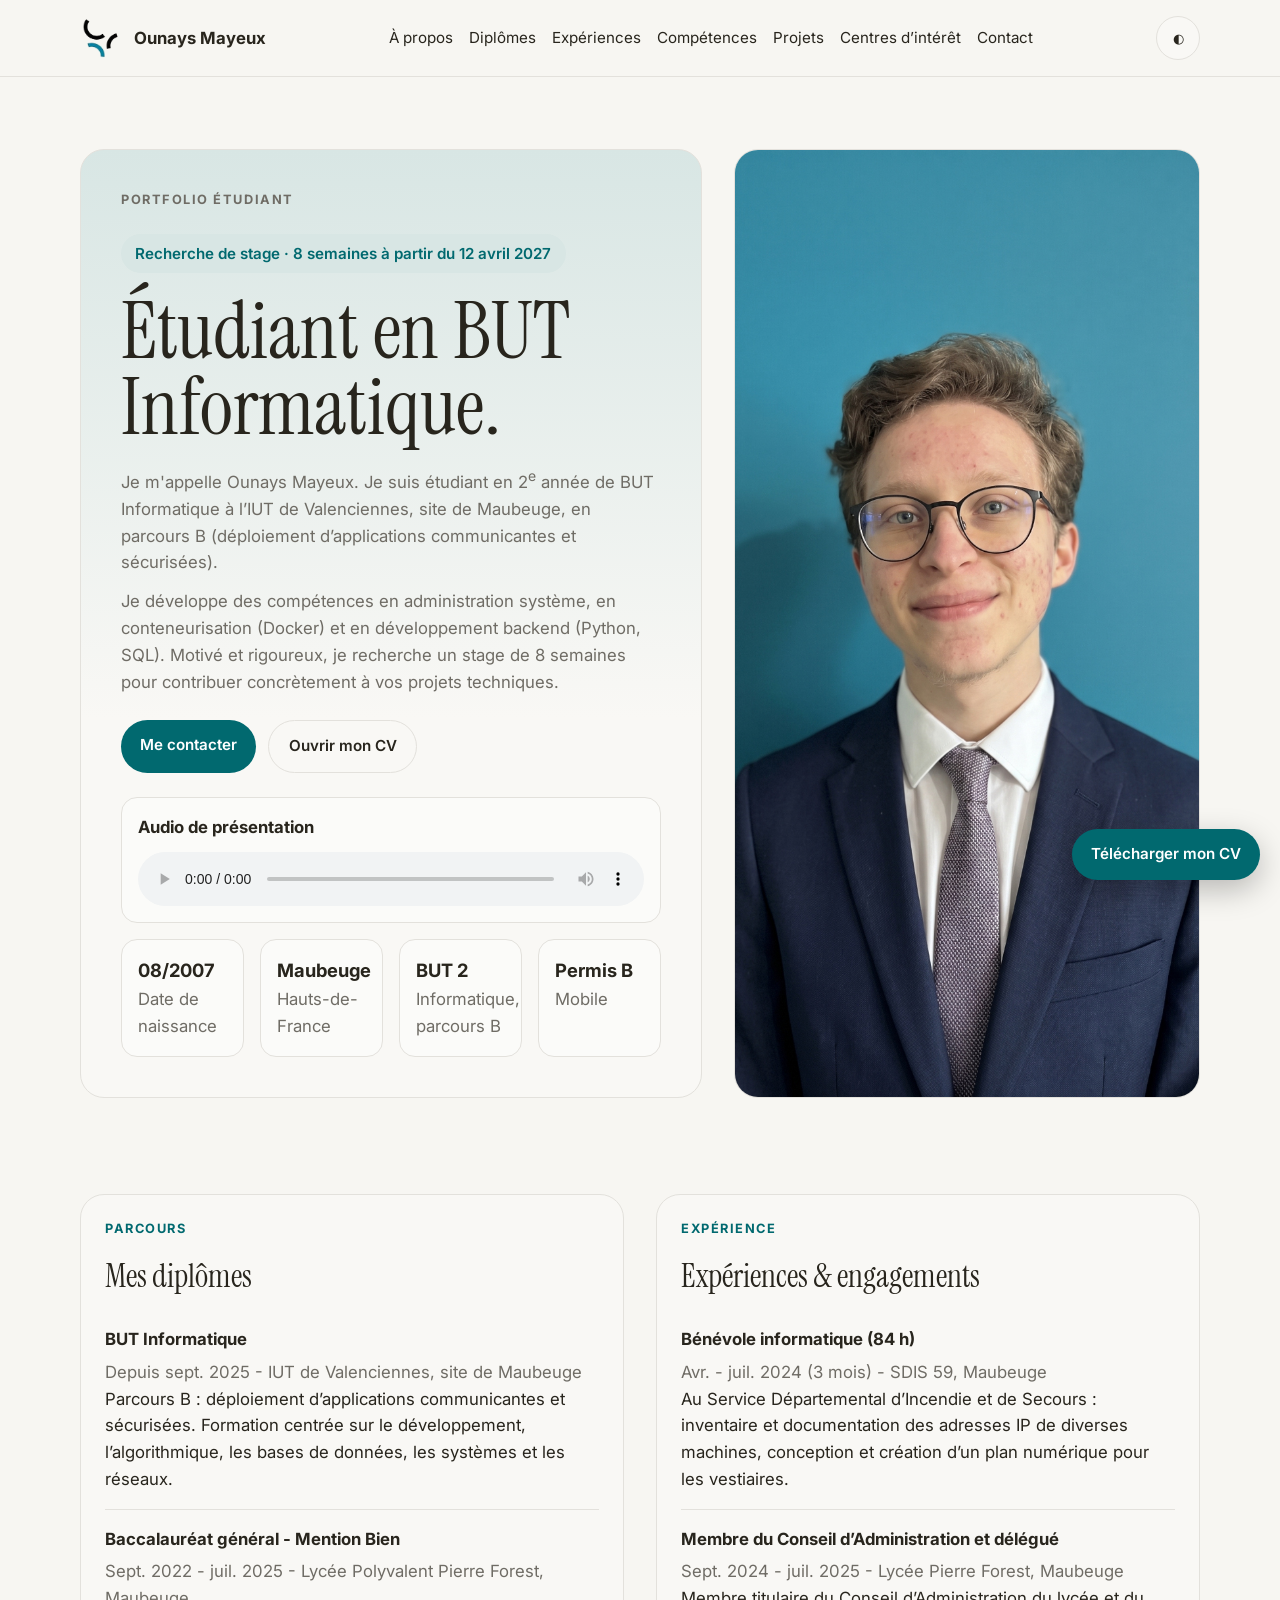
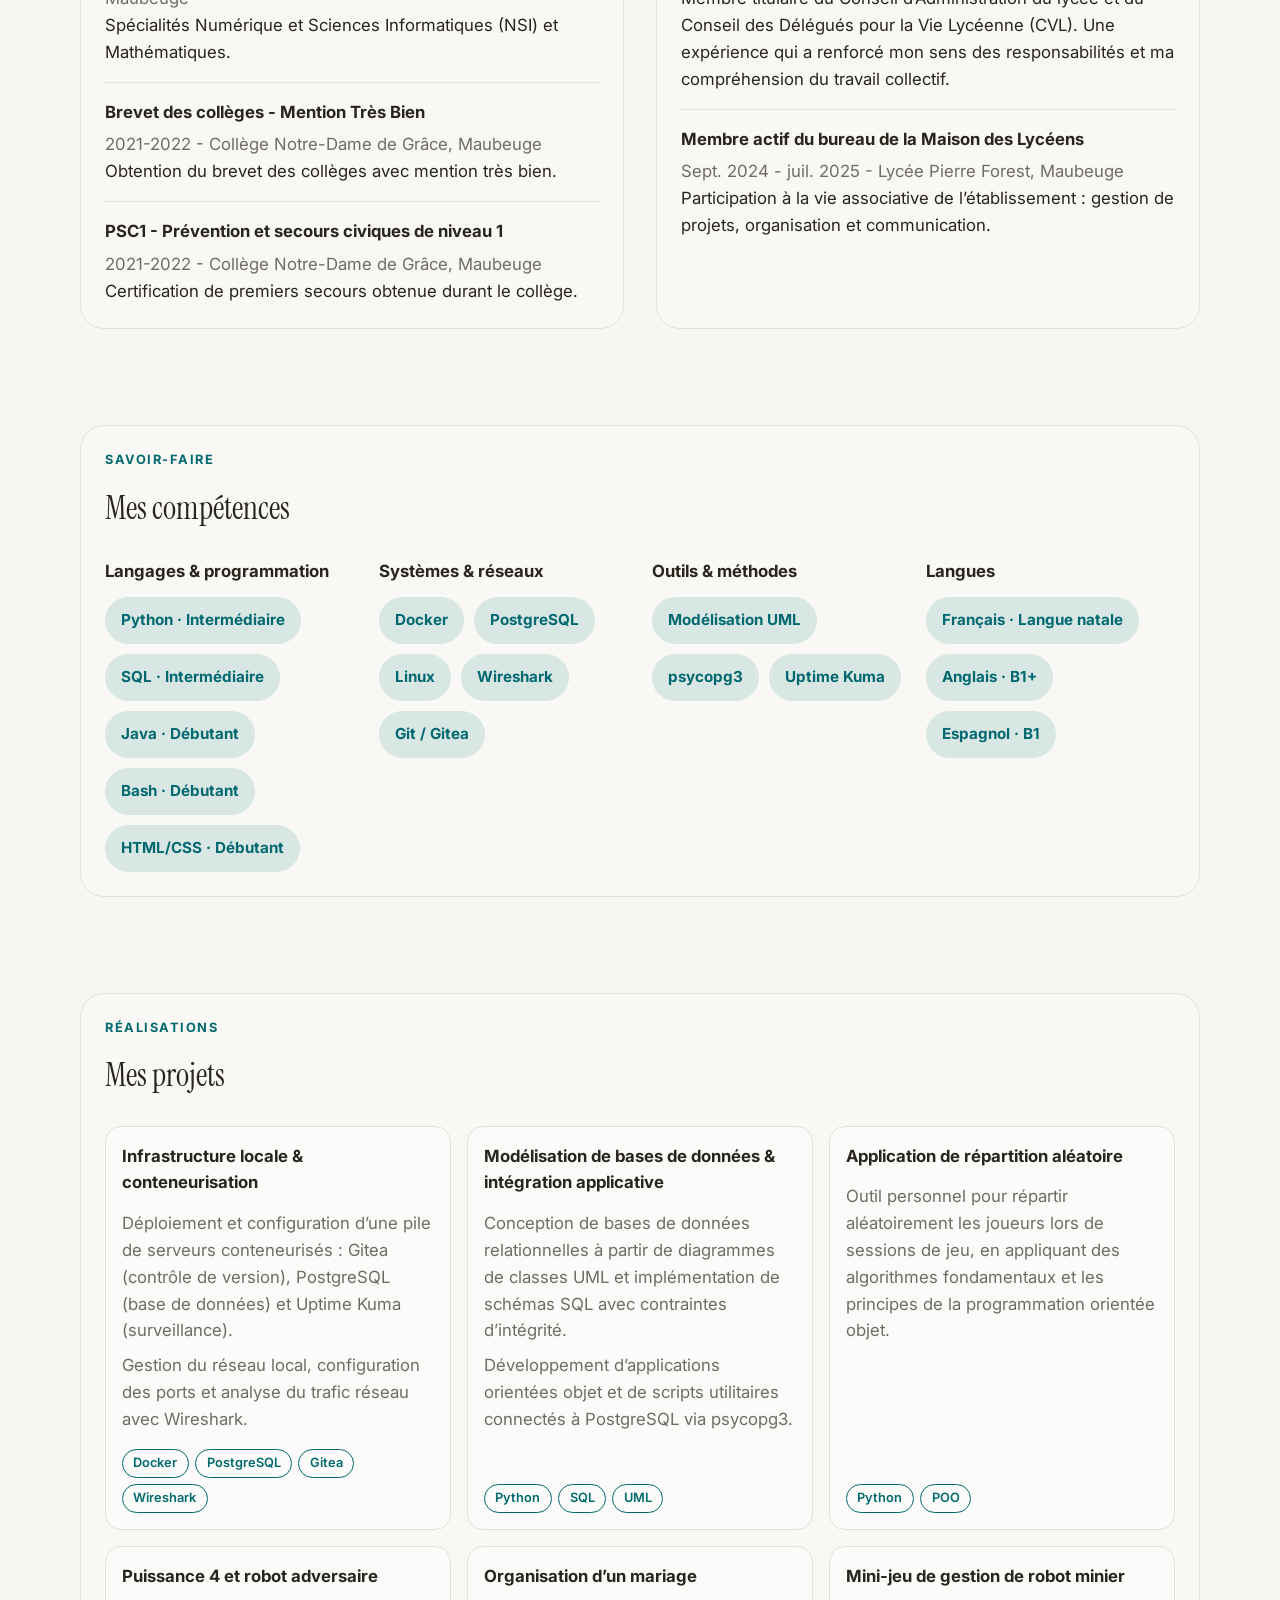
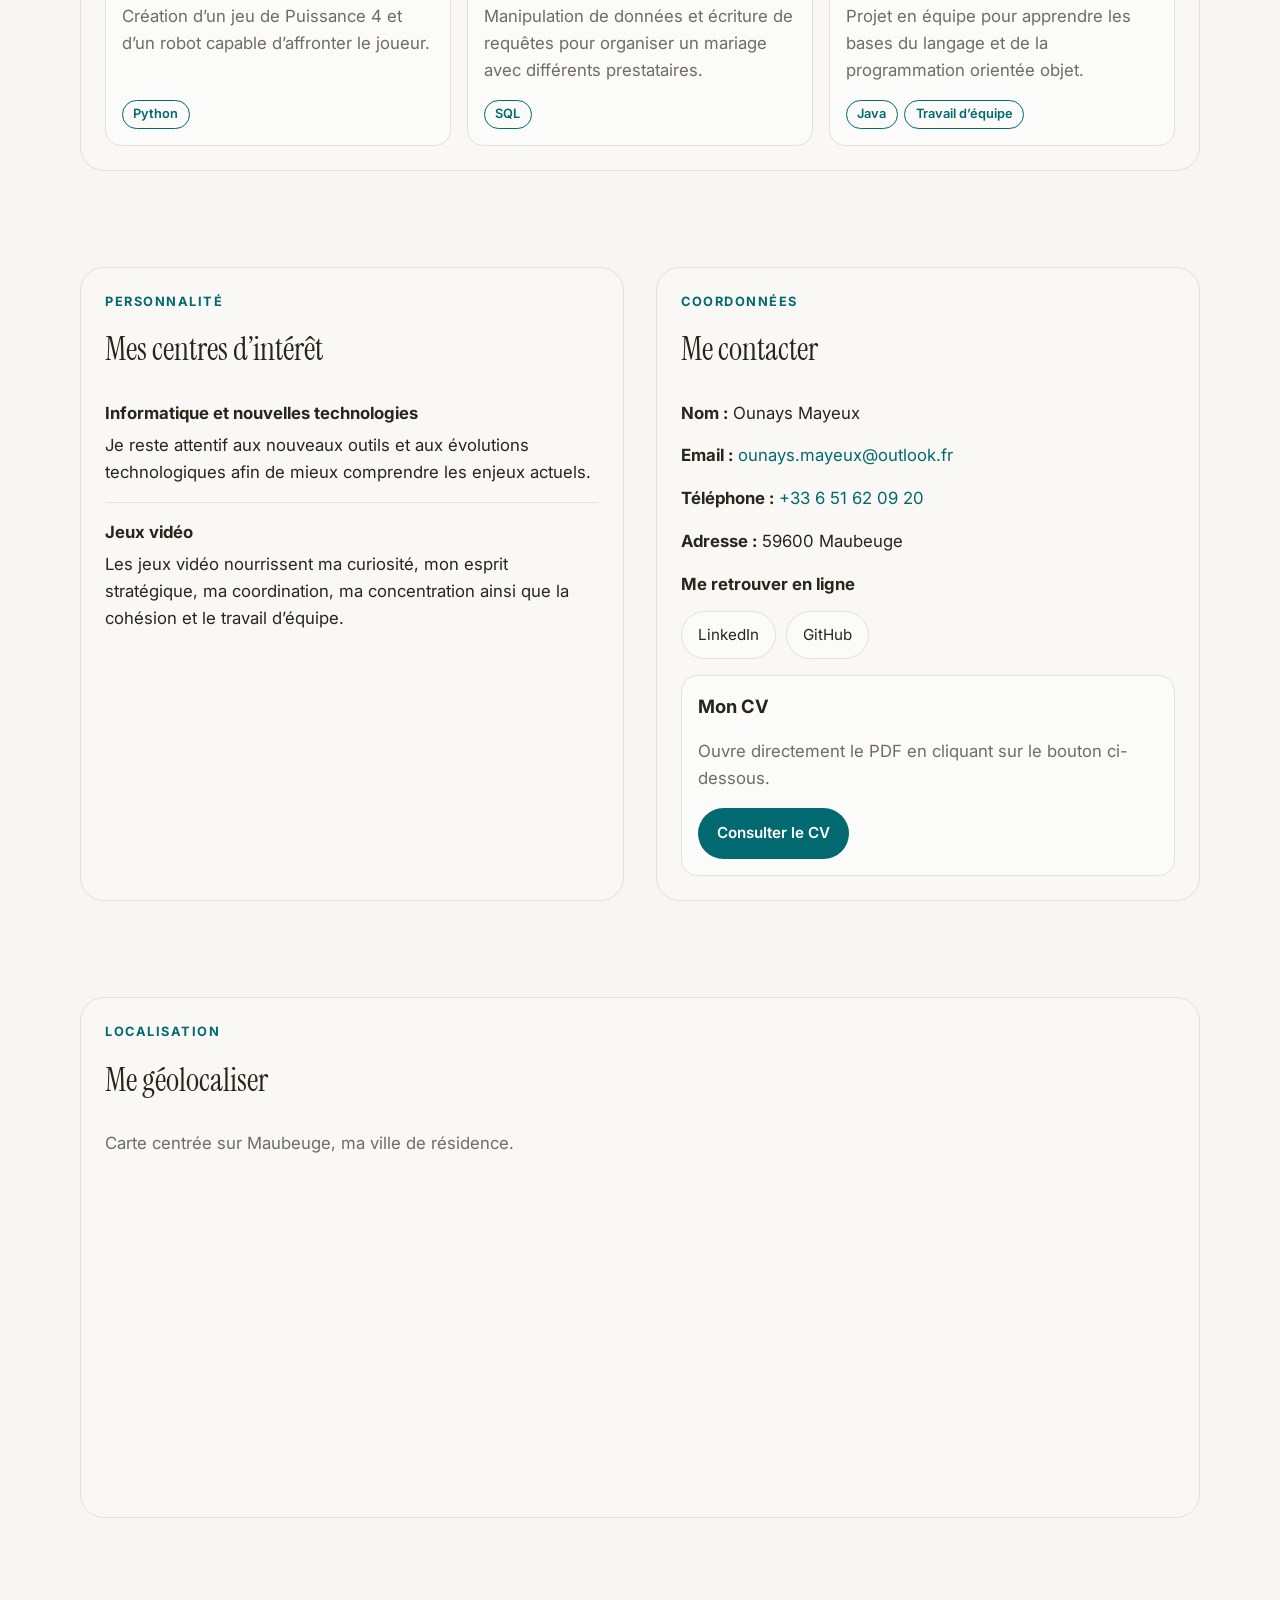
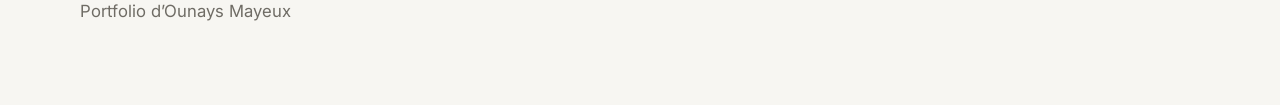
<file: index.html>
<!DOCTYPE html>
<html lang="fr" data-theme="light">
<head>
  <meta charset="UTF-8">
  <meta name="viewport" content="width=device-width, initial-scale=1.0">
  <meta name="description" content="Portfolio d'Ounays Mayeux, étudiant en 2e année de BUT Informatique à l'IUT de Maubeuge, à la recherche d'un stage de 8 semaines à partir du 12 avril 2027.">
  <title>Portfolio - Ounays Mayeux</title>

  <!-- Polices -->
  <link rel="preconnect" href="https://fonts.googleapis.com">
  <link rel="preconnect" href="https://fonts.gstatic.com" crossorigin>
  <link href="https://fonts.googleapis.com/css2?family=Instrument+Serif:ital@0;1&family=Inter:wght@400;500;600;700;800&display=swap" rel="stylesheet">

  <!-- Styles -->
  <link rel="stylesheet" href="style.css">
</head>
<body>

  <!-- EN-TÊTE -->
  <header>
    <div class="conteneur navigation">
      <div class="identite">
        <img src="images/logo-uphf-transparent.png" alt="Logo UPHF" class="logo" width="42" height="42">
        <span>Ounays Mayeux</span>
      </div>

      <nav class="liens-nav" aria-label="Navigation principale">
        <a href="#apropos">À propos</a>
        <a href="#diplomes">Diplômes</a>
        <a href="#experiences">Expériences</a>
        <a href="#competences">Compétences</a>
        <a href="#projets">Projets</a>
        <a href="#interets">Centres d’intérêt</a>
        <a href="#contact">Contact</a>
      </nav>

      <button class="bouton-theme" type="button" data-theme-toggle aria-label="Changer de thème">◐</button>
    </div>
  </header>

  <main>

    <!-- PRÉSENTATION -->
    <section class="accueil">
      <div class="conteneur accueil-grille">

        <article class="carte accueil-texte" id="apropos">
          <p class="surtitre">Portfolio étudiant</p>
          <p class="badge-stage">Recherche de stage · 8 semaines à partir du 12 avril 2027</p>
          <h1>Étudiant en BUT Informatique.</h1>
          <p>
            Je m'appelle Ounays Mayeux. Je suis étudiant en 2<sup>e</sup> année de BUT Informatique
            à l’IUT de Valenciennes, site de Maubeuge, en parcours B
            (déploiement d’applications communicantes et sécurisées).
          </p>
          <p>
            Je développe des compétences en administration système, en conteneurisation (Docker)
            et en développement backend (Python, SQL). Motivé et rigoureux, je recherche un stage
            de 8 semaines pour contribuer concrètement à vos projets techniques.
          </p>

          <div class="accueil-boutons">
            <a class="bouton bouton-principal" href="#contact">Me contacter</a>
            <a class="bouton bouton-secondaire" href="CV_Ounays_MAYEUX.pdf" target="_blank" rel="noopener noreferrer">Ouvrir mon CV</a>
          </div>

          <div class="boite-audio">
            <p><strong>Audio de présentation</strong></p>
            <audio controls preload="metadata">
              <source src="Audio_Portfolio.m4a" type="audio/mp4">
              Votre navigateur ne prend pas en charge l’audio HTML5.
            </audio>
          </div>

          <div class="mini-grille">
            <div class="mini-carte"><strong>08/2007</strong><span>Date de naissance</span></div>
            <div class="mini-carte"><strong>Maubeuge</strong><span>Hauts-de-France</span></div>
            <div class="mini-carte"><strong>BUT 2</strong><span>Informatique, parcours B</span></div>
            <div class="mini-carte"><strong>Permis B</strong><span>Mobile</span></div>
          </div>
        </article>

        <aside class="accueil-cote">
          <div class="carte carte-photo">
            <img src="images/photo-ounays.jpg" alt="Photo d’Ounays Mayeux" class="photo-profil" width="1080" height="1440">
          </div>
        </aside>

      </div>
    </section>

    <!-- DIPLÔMES & EXPÉRIENCES -->
    <section class="section">
      <div class="conteneur grille-2">

        <article class="carte" id="diplomes">
          <p class="surtitre">Parcours</p>
          <h2 class="titre-section">Mes diplômes</h2>
          <div class="liste">
            <div class="element-liste">
              <h3>BUT Informatique</h3>
              <p class="discret">Depuis sept. 2025 - IUT de Valenciennes, site de Maubeuge</p>
              <p>Parcours B : déploiement d’applications communicantes et sécurisées. Formation centrée sur le développement, l’algorithmique, les bases de données, les systèmes et les réseaux.</p>
            </div>
            <div class="element-liste">
              <h3>Baccalauréat général - Mention Bien</h3>
              <p class="discret">Sept. 2022 - juil. 2025 - Lycée Polyvalent Pierre Forest, Maubeuge</p>
              <p>Spécialités Numérique et Sciences Informatiques (NSI) et Mathématiques.</p>
            </div>
            <div class="element-liste">
              <h3>Brevet des collèges - Mention Très Bien</h3>
              <p class="discret">2021-2022 - Collège Notre-Dame de Grâce, Maubeuge</p>
              <p>Obtention du brevet des collèges avec mention très bien.</p>
            </div>
            <div class="element-liste">
              <h3>PSC1 - Prévention et secours civiques de niveau 1</h3>
              <p class="discret">2021-2022 - Collège Notre-Dame de Grâce, Maubeuge</p>
              <p>Certification de premiers secours obtenue durant le collège.</p>
            </div>
          </div>
        </article>

        <article class="carte" id="experiences">
          <p class="surtitre">Expérience</p>
          <h2 class="titre-section">Expériences &amp; engagements</h2>
          <div class="liste">
            <div class="element-liste">
              <h3>Bénévole informatique (84 h)</h3>
              <p class="discret">Avr. - juil. 2024 (3 mois) - SDIS 59, Maubeuge</p>
              <p>Au Service Départemental d’Incendie et de Secours : inventaire et documentation des adresses IP de diverses machines, conception et création d’un plan numérique pour les vestiaires.</p>
            </div>
            <div class="element-liste">
              <h3>Membre du Conseil d’Administration et délégué</h3>
              <p class="discret">Sept. 2024 - juil. 2025 - Lycée Pierre Forest, Maubeuge</p>
              <p>Membre titulaire du Conseil d’Administration du lycée et du Conseil des Délégués pour la Vie Lycéenne (CVL). Une expérience qui a renforcé mon sens des responsabilités et ma compréhension du travail collectif.</p>
            </div>
            <div class="element-liste">
              <h3>Membre actif du bureau de la Maison des Lycéens</h3>
              <p class="discret">Sept. 2024 - juil. 2025 - Lycée Pierre Forest, Maubeuge</p>
              <p>Participation à la vie associative de l’établissement : gestion de projets, organisation et communication.</p>
            </div>
          </div>
        </article>

      </div>
    </section>

    <!-- COMPÉTENCES -->
    <section class="section">
      <div class="conteneur">
        <article class="carte" id="competences">
          <p class="surtitre">Savoir-faire</p>
          <h2 class="titre-section">Mes compétences</h2>
          <div class="grille-competences">
            <div class="groupe-competences">
              <h3>Langages &amp; programmation</h3>
              <div class="pastilles">
                <span class="pastille">Python · Intermédiaire</span>
                <span class="pastille">SQL · Intermédiaire</span>
                <span class="pastille">Java · Débutant</span>
                <span class="pastille">Bash · Débutant</span>
                <span class="pastille">HTML/CSS · Débutant</span>
              </div>
            </div>
            <div class="groupe-competences">
              <h3>Systèmes &amp; réseaux</h3>
              <div class="pastilles">
                <span class="pastille">Docker</span>
                <span class="pastille">PostgreSQL</span>
                <span class="pastille">Linux</span>
                <span class="pastille">Wireshark</span>
                <span class="pastille">Git / Gitea</span>
              </div>
            </div>
            <div class="groupe-competences">
              <h3>Outils &amp; méthodes</h3>
              <div class="pastilles">
                <span class="pastille">Modélisation UML</span>
                <span class="pastille">psycopg3</span>
                <span class="pastille">Uptime Kuma</span>
              </div>
            </div>
            <div class="groupe-competences">
              <h3>Langues</h3>
              <div class="pastilles">
                <span class="pastille">Français · Langue natale</span>
                <span class="pastille">Anglais · B1+</span>
                <span class="pastille">Espagnol · B1</span>
              </div>
            </div>
          </div>
        </article>
      </div>
    </section>

    <!-- PROJETS -->
    <section class="section">
      <div class="conteneur">
        <article class="carte" id="projets">
          <p class="surtitre">Réalisations</p>
          <h2 class="titre-section">Mes projets</h2>

          <div class="grille-projets">
            <article class="projet">
              <h3>Infrastructure locale &amp; conteneurisation</h3>
              <p>Déploiement et configuration d’une pile de serveurs conteneurisés : Gitea (contrôle de version), PostgreSQL (base de données) et Uptime Kuma (surveillance).</p>
              <p>Gestion du réseau local, configuration des ports et analyse du trafic réseau avec Wireshark.</p>
              <ul class="etiquettes"><li>Docker</li><li>PostgreSQL</li><li>Gitea</li><li>Wireshark</li></ul>
            </article>
            <article class="projet">
              <h3>Modélisation de bases de données &amp; intégration applicative</h3>
              <p>Conception de bases de données relationnelles à partir de diagrammes de classes UML et implémentation de schémas SQL avec contraintes d’intégrité.</p>
              <p>Développement d’applications orientées objet et de scripts utilitaires connectés à PostgreSQL via psycopg3.</p>
              <ul class="etiquettes"><li>Python</li><li>SQL</li><li>UML</li></ul>
            </article>
            <article class="projet">
              <h3>Application de répartition aléatoire</h3>
              <p>Outil personnel pour répartir aléatoirement les joueurs lors de sessions de jeu, en appliquant des algorithmes fondamentaux et les principes de la programmation orientée objet.</p>
              <ul class="etiquettes"><li>Python</li><li>POO</li></ul>
            </article>
            <article class="projet">
              <h3>Puissance 4 et robot adversaire</h3>
              <p>Création d’un jeu de Puissance 4 et d’un robot capable d’affronter le joueur.</p>
              <ul class="etiquettes"><li>Python</li></ul>
            </article>
            <article class="projet">
              <h3>Organisation d’un mariage</h3>
              <p>Manipulation de données et écriture de requêtes pour organiser un mariage avec différents prestataires.</p>
              <ul class="etiquettes"><li>SQL</li></ul>
            </article>
            <article class="projet">
              <h3>Mini-jeu de gestion de robot minier</h3>
              <p>Projet en équipe pour apprendre les bases du langage et de la programmation orientée objet.</p>
              <ul class="etiquettes"><li>Java</li><li>Travail d’équipe</li></ul>
            </article>
          </div>
        </article>
      </div>
    </section>

    <!-- CENTRES D'INTÉRÊT & CONTACT -->
    <section class="section">
      <div class="conteneur grille-2">

        <article class="carte" id="interets">
          <p class="surtitre">Personnalité</p>
          <h2 class="titre-section">Mes centres d’intérêt</h2>
          <div class="liste">
            <div class="element-liste">
              <h3>Informatique et nouvelles technologies</h3>
              <p>Je reste attentif aux nouveaux outils et aux évolutions technologiques afin de mieux comprendre les enjeux actuels.</p>
            </div>
            <div class="element-liste">
              <h3>Jeux vidéo</h3>
              <p>Les jeux vidéo nourrissent ma curiosité, mon esprit stratégique, ma coordination, ma concentration ainsi que la cohésion et le travail d’équipe.</p>
            </div>
          </div>
        </article>

        <article class="carte" id="contact">
          <p class="surtitre">Coordonnées</p>
          <h2 class="titre-section">Me contacter</h2>
          <div class="liste liste-contact">
            <p><strong>Nom :</strong> Ounays Mayeux</p>
            <p><strong>Email :</strong> <a href="mailto:ounays.mayeux@outlook.fr">ounays.mayeux@outlook.fr</a></p>
            <p><strong>Téléphone :</strong> <a href="tel:+33651620920">+33 6 51 62 09 20</a></p>
            <p><strong>Adresse :</strong> 59600 Maubeuge</p>
          </div>

          <h3 class="sous-titre marge-haut">Me retrouver en ligne</h3>
          <div class="reseaux">
            <a class="lien-social" href="https://www.linkedin.com/in/ounays-mayeux" target="_blank" rel="noopener noreferrer">LinkedIn</a>
            <a class="lien-social" href="https://github.com/MAYEUX09" target="_blank" rel="noopener noreferrer">GitHub</a>
          </div>

          <div id="cv" class="mini-carte carte-cv marge-haut">
            <strong>Mon CV</strong>
            <span>Ouvre directement le PDF en cliquant sur le bouton ci-dessous.</span>
            <a class="bouton bouton-principal bouton-cv" href="CV_Ounays_MAYEUX.pdf" target="_blank" rel="noopener noreferrer">Consulter le CV</a>
          </div>
        </article>

      </div>
    </section>

    <!-- LOCALISATION -->
    <section class="section">
      <div class="conteneur">
        <article class="carte">
          <p class="surtitre">Localisation</p>
          <h2 class="titre-section">Me géolocaliser</h2>
          <p class="discret marge-bas">Carte centrée sur Maubeuge, ma ville de résidence.</p>
          <div class="boite-plan">
            <iframe
              src="https://www.google.com/maps/embed?pb=!1m18!1m12!1m3!1d20395.642400656798!2d3.940549906499687!3d50.2834283798702!2m3!1f0!2f0!3f0!3m2!1i1024!2i768!4f13.1!3m3!1m2!1s0x47c2429dcd7d7533%3A0x40af13e81646100!2s59600%20Maubeuge!5e0!3m2!1sfr!2sfr!4v1778501947548!5m2!1sfr!2sfr"
              title="Carte de Maubeuge"
              allowfullscreen
              loading="lazy"
              referrerpolicy="no-referrer-when-downgrade"></iframe>
          </div>
        </article>
      </div>
    </section>

  </main>

  <!-- PIED DE PAGE -->
  <footer>
    <div class="conteneur">
      <p>Portfolio d’Ounays Mayeux</p>
    </div>
  </footer>

  <!-- Bouton flottant de téléchargement du CV -->
  <a class="bouton bouton-principal cv-flottant" href="CV_Ounays_MAYEUX.pdf" download>Télécharger mon CV</a>

  <!-- Bascule thème clair / sombre -->
  <script>
    (function () {
      const root = document.documentElement;
      const btn = document.querySelector('[data-theme-toggle]');
      let theme = window.matchMedia('(prefers-color-scheme: dark)').matches ? 'dark' : 'light';
      root.setAttribute('data-theme', theme);

      btn.addEventListener('click', function () {
        theme = theme === 'dark' ? 'light' : 'dark';
        root.setAttribute('data-theme', theme);
      });
    })();
  </script>

</body>
</html>
</file>
<file: style.css>
/* Couleurs (thème clair) */
:root {
  --bg: #f7f6f2;
  --surface: #f9f8f5;
  --surface-2: #fbfbf9;
  --border: #e3e1dc;
  --text: #28251d;
  --muted: #6f6c65;
  --primary: #01696f;
  --primary-light: #d8e6e4;
  --on-primary: #ffffff;
}

/* Couleurs (thème sombre) */
[data-theme="dark"] {
  --bg: #171614;
  --surface: #1c1b19;
  --surface-2: #201f1d;
  --border: #2f2e2c;
  --text: #cdccca;
  --muted: #a29f99;
  --primary: #4f98a3;
  --primary-light: #243235;
  --on-primary: #171614;
}

/* Base */
* {
  box-sizing: border-box;
  margin: 0;
  padding: 0;
}

html {
  scroll-behavior: smooth;
  scroll-padding-top: 90px;
}

body {
  font-family: 'Inter', sans-serif;
  font-size: 1.05rem;
  line-height: 1.6;
  background: var(--bg);
  color: var(--text);
}

a {
  color: inherit;
  text-decoration: none;
}

img,
iframe,
audio {
  display: block;
  max-width: 100%;
}

h3 {
  font-size: 1.05rem;
  margin-bottom: 0.35rem;
}

.conteneur {
  width: min(1120px, 100% - 2rem);
  margin: 0 auto;
}

.section {
  padding: 3rem 0;
}

.discret,
.accueil p,
.projet p,
.mini-carte span {
  color: var(--muted);
}

/* Cartes */
.carte,
.mini-carte,
.projet,
.boite-audio {
  background: var(--surface-2);
  border: 1px solid var(--border);
  border-radius: 1rem;
  padding: 1rem;
}

.carte {
  background: var(--surface);
  border-radius: 1.5rem;
  padding: 1.5rem;
}

.surtitre {
  color: var(--primary);
  text-transform: uppercase;
  letter-spacing: 0.12em;
  font-size: 0.8rem;
  font-weight: 700;
  margin-bottom: 0.75rem;
}

.titre-section {
  font-family: 'Instrument Serif', serif;
  font-size: 2rem;
  font-weight: 400;
  margin-bottom: 1.5rem;
}

/* Grilles */
.accueil-grille,
.grille-2,
.grille-projets,
.grille-competences,
.mini-grille,
.liste,
.carte-cv {
  display: grid;
  gap: 1rem;
}

.accueil-grille {
  grid-template-columns: 1.2fr 0.9fr;
  gap: 2rem;
}

.grille-2 {
  grid-template-columns: 1fr 1fr;
  gap: 2rem;
}

.grille-projets {
  grid-template-columns: repeat(3, 1fr);
}

.grille-competences {
  grid-template-columns: repeat(4, 1fr);
  gap: 1.5rem;
}

.mini-grille {
  grid-template-columns: repeat(4, minmax(0, 1fr));
  margin-top: 1rem;
}

/* En-tête */
header {
  position: sticky;
  top: 0;
  z-index: 20;
  background: var(--bg);
  border-bottom: 1px solid var(--border);
}

.navigation {
  display: flex;
  justify-content: space-between;
  align-items: center;
  gap: 1rem;
  min-height: 76px;
}

.identite {
  display: flex;
  align-items: center;
  gap: 0.75rem;
  font-weight: 700;
}

.logo {
  width: 42px;
  height: 42px;
}

/* En thème sombre, léger fond blanc pour que les arcs noirs restent visibles */
[data-theme="dark"] .logo {
  padding: 3px;
  border-radius: 0.5rem;
  background: rgba(255, 255, 255, 0.8);
}

.liens-nav {
  display: flex;
  flex-wrap: wrap;
  gap: 1rem;
  font-size: 0.95rem;
}

.liens-nav a:hover {
  color: var(--primary);
}

.bouton-theme {
  width: 44px;
  height: 44px;
  flex-shrink: 0;
  border: 1px solid var(--border);
  border-radius: 50%;
  background: var(--surface);
  color: var(--text);
  cursor: pointer;
}

/* Présentation */
.accueil {
  padding: 4.5rem 0 3rem;
}

.accueil-texte {
  padding: 2.5rem;
  background: linear-gradient(var(--primary-light), var(--surface) 60%);
}

.accueil h1 {
  font-family: 'Instrument Serif', serif;
  font-size: clamp(2.6rem, 7vw, 5rem);
  font-weight: 400;
  line-height: 0.95;
  margin-bottom: 1.25rem;
}

.accueil p + p {
  margin-top: 0.75rem;
}

.badge-stage {
  display: inline-block;
  margin-bottom: 1.25rem;
  padding: 0.45rem 0.9rem;
  border-radius: 999px;
  background: var(--primary-light);
  font-size: 0.95rem;
  font-weight: 600;
}

.accueil .badge-stage {
  color: var(--primary);
}

.accueil-boutons {
  display: flex;
  flex-wrap: wrap;
  gap: 0.75rem;
  margin-top: 1.5rem;
}

.boite-audio {
  margin-top: 1.5rem;
}

.accueil .boite-audio p {
  color: var(--text);
  margin-bottom: 0.7rem;
}

.boite-audio audio {
  width: 100%;
}

/* La photo remplit toute la hauteur de la carte de gauche */
.carte-photo {
  position: relative;
  height: 100%;
  min-height: 360px;
  padding: 0;
  overflow: hidden;
}

.photo-profil {
  position: absolute;
  inset: 0;
  width: 100%;
  height: 100%;
  object-fit: cover;
  object-position: center 30%;
}

.mini-carte strong {
  display: block;
  font-size: 1.15rem;
  white-space: nowrap;
}

/* Boutons */
.bouton {
  display: inline-block;
  padding: 0.85rem 1.2rem;
  border-radius: 999px;
  font-size: 0.95rem;
  font-weight: 600;
}

.bouton-principal {
  background: var(--primary);
  color: var(--on-primary);
}

.bouton-secondaire {
  border: 1px solid var(--border);
}

.cv-flottant {
  position: fixed;
  right: 20px;
  bottom: 20px;
  z-index: 30;
  box-shadow: 0 10px 30px rgba(0, 0, 0, 0.25);
}

.bouton-cv {
  width: fit-content;
}

/* Listes (diplômes, expériences, intérêts) */
.element-liste + .element-liste {
  padding-top: 1rem;
  border-top: 1px solid var(--border);
}

/* Compétences et réseaux */
.groupe-competences h3 {
  margin-bottom: 0.75rem;
}

.pastilles,
.reseaux {
  display: flex;
  flex-wrap: wrap;
  gap: 0.65rem;
}

.pastille,
.lien-social {
  padding: 0.7rem 1rem;
  border-radius: 999px;
  font-size: 0.95rem;
}

.pastille {
  background: var(--primary-light);
  color: var(--primary);
  font-weight: 700;
}

.lien-social {
  border: 1px solid var(--border);
  background: var(--surface-2);
}

.lien-social:hover {
  border-color: var(--primary);
  color: var(--primary);
}

/* Projets */
.projet {
  display: flex;
  flex-direction: column;
  gap: 0.5rem;
}

.etiquettes {
  display: flex;
  flex-wrap: wrap;
  gap: 0.4rem;
  margin-top: auto;
  padding-top: 0.5rem;
  list-style: none;
}

.etiquettes li {
  padding: 0.2rem 0.65rem;
  border: 1px solid var(--primary);
  border-radius: 999px;
  color: var(--primary);
  font-size: 0.8rem;
  font-weight: 600;
}

/* Contact et carte */
.liste-contact a {
  color: var(--primary);
}

.sous-titre {
  margin-bottom: 0.8rem;
}

.marge-haut {
  margin-top: 1rem;
}

.marge-bas {
  margin-bottom: 1rem;
}

.boite-plan iframe {
  width: 100%;
  height: 320px;
  border: 0;
  border-radius: 1.5rem;
}

footer {
  padding: 2rem 0 5rem;
  color: var(--muted);
}

/* Tablette */
@media (max-width: 920px) {
  .accueil-grille,
  .grille-2,
  .grille-projets {
    grid-template-columns: 1fr;
  }

  .grille-competences {
    grid-template-columns: 1fr 1fr;
  }

  /* Sur une seule colonne, la photo reprend un format portrait */
  .carte-photo {
    height: auto;
    min-height: 0;
    aspect-ratio: 4 / 5;
  }
}

/* Mobile */
@media (max-width: 640px) {
  .navigation {
    flex-direction: column;
    padding: 1rem 0;
  }

  .grille-competences {
    grid-template-columns: 1fr;
  }

  .mini-grille {
    grid-template-columns: 1fr 1fr;
  }

  .accueil-texte {
    padding: 1.5rem;
  }
}
</file>
